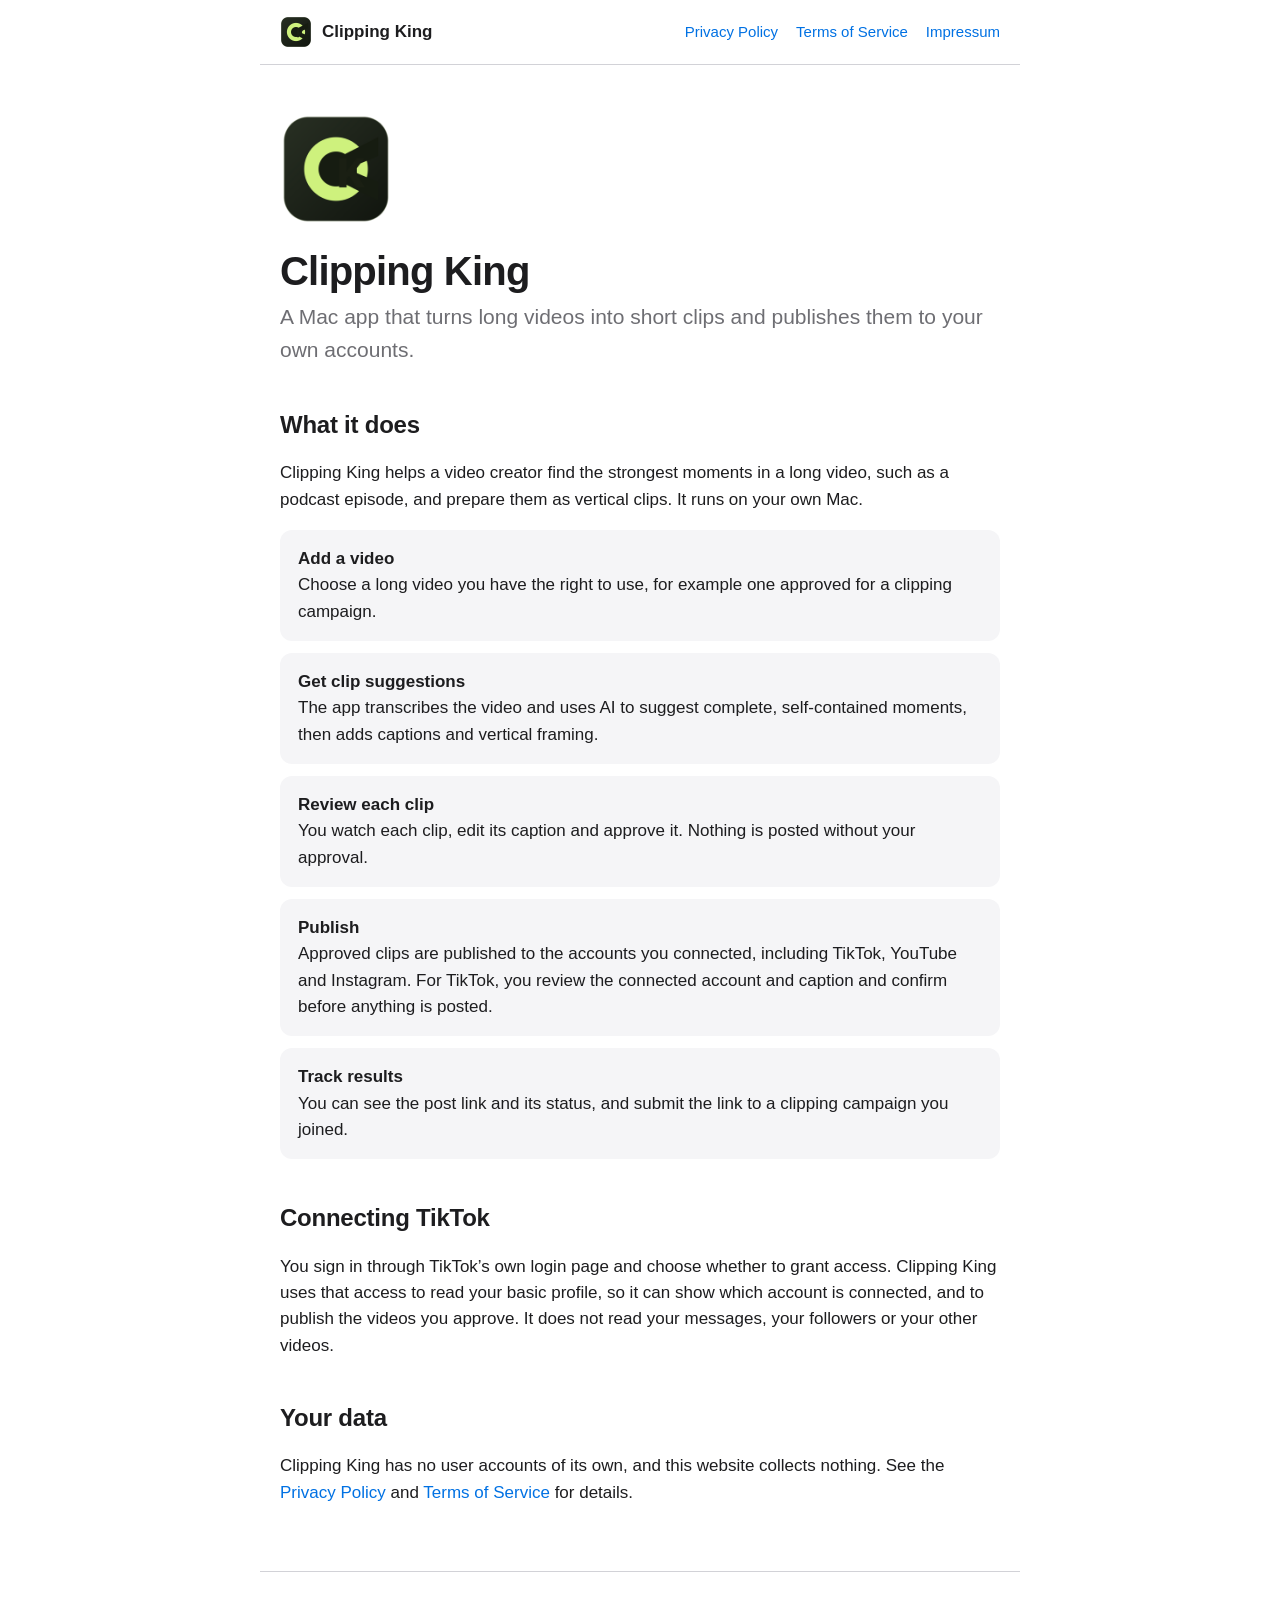
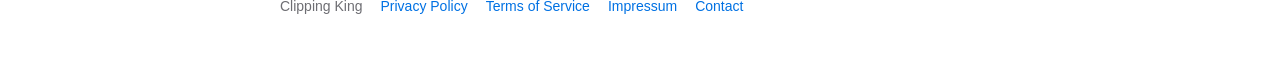
<file: index.html>
<!doctype html>
<html lang="en">
<head>
<meta charset="utf-8">
<meta name="viewport" content="width=device-width, initial-scale=1">
<title>Clipping King</title>
<meta name="description" content="Clipping King is a Mac app that turns long videos into short clips and publishes them to your own social accounts after you review them.">
<link rel="icon" href="/icon.png">
<link rel="stylesheet" href="/style.css">
</head>
<body>
<header><img src="/icon.png" alt=""><a class="name" href="/">Clipping King</a><nav><a href="/privacy-policy/">Privacy Policy</a><a href="/terms-of-service/">Terms of Service</a><a href="/impressum/">Impressum</a></nav></header>
<main>
<div class="hero"><img src="/icon.png" alt="Clipping King app icon"><div><h1>Clipping King</h1><p class="lead">A Mac app that turns long videos into short clips and publishes them to your own accounts.</p></div></div>
<h2>What it does</h2>
<p>Clipping King helps a video creator find the strongest moments in a long video, such as a podcast episode, and prepare them as vertical clips. It runs on your own Mac.</p>
<ol class="steps">
<li><b>Add a video</b>Choose a long video you have the right to use, for example one approved for a clipping campaign.</li>
<li><b>Get clip suggestions</b>The app transcribes the video and uses AI to suggest complete, self-contained moments, then adds captions and vertical framing.</li>
<li><b>Review each clip</b>You watch each clip, edit its caption and approve it. Nothing is posted without your approval.</li>
<li><b>Publish</b>Approved clips are published to the accounts you connected, including TikTok, YouTube and Instagram. For TikTok, you review the connected account and caption and confirm before anything is posted.</li>
<li><b>Track results</b>You can see the post link and its status, and submit the link to a clipping campaign you joined.</li>
</ol>
<h2>Connecting TikTok</h2>
<p>You sign in through TikTok&rsquo;s own login page and choose whether to grant access. Clipping King uses that access to read your basic profile, so it can show which account is connected, and to publish the videos you approve. It does not read your messages, your followers or your other videos.</p>
<h2>Your data</h2>
<p>Clipping King has no user accounts of its own, and this website collects nothing. See the <a href="/privacy-policy/">Privacy Policy</a> and <a href="/terms-of-service/">Terms of Service</a> for details.</p>
</main>
<footer><span>Clipping King</span><a href="/privacy-policy/">Privacy Policy</a><a href="/terms-of-service/">Terms of Service</a><a href="/impressum/">Impressum</a><a href="https://github.com/clippingking/clippingking.github.io/issues">Contact</a></footer>
</body>
</html>
</file>
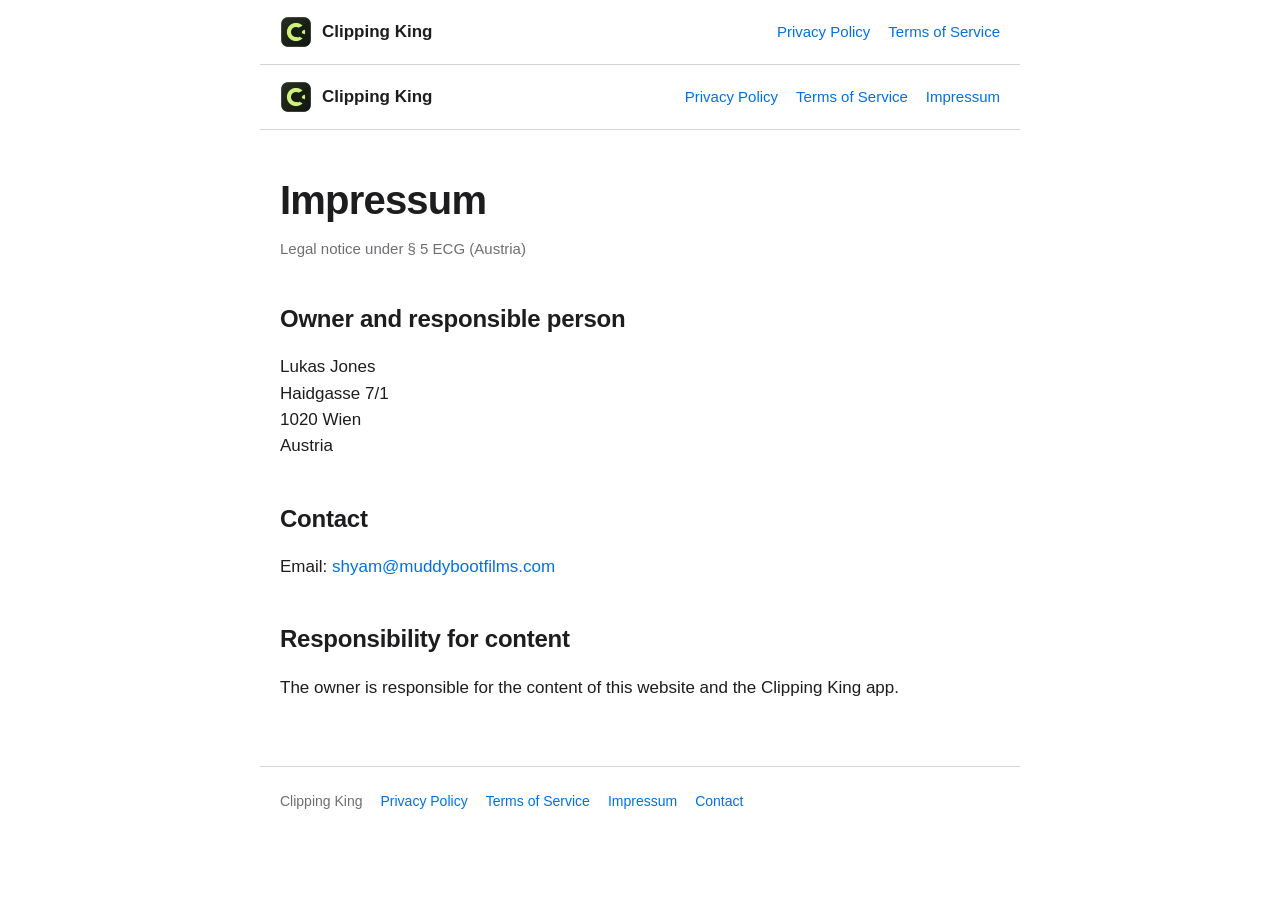
<file: impressum/index.html>
<!doctype html>
<html lang="en">
<head>
<meta charset="utf-8">
<meta name="viewport" content="width=device-width, initial-scale=1">
<title>Impressum | Clipping King</title>
<meta name="description" content="Legal notice and contact details for Clipping King.">
<link rel="icon" href="/icon.png">
<link rel="stylesheet" href="/style.css">
</head>
<body>
<header><img src="/icon.png" alt=""><a class="name" href="/">Clipping King</a><nav><a href="/privacy-policy/">Privacy Policy</a><a href="/terms-of-service/">Terms of Service</a></nav></header>
<header><img src="/icon.png" alt=""><a class="name" href="/">Clipping King</a><nav><a href="/privacy-policy/">Privacy Policy</a><a href="/terms-of-service/">Terms of Service</a><a href="/impressum/">Impressum</a></nav></header>
<main>
<h1>Impressum</h1>
<p class="updated">Legal notice under &sect; 5 ECG (Austria)</p>
<h2>Owner and responsible person</h2>
<p>Lukas Jones<br>Haidgasse 7/1<br>1020 Wien<br>Austria</p>
<h2>Contact</h2>
<p>Email: <a href="mailto:shyam@muddybootfilms.com">shyam@muddybootfilms.com</a></p>
<h2>Responsibility for content</h2>
<p>The owner is responsible for the content of this website and the Clipping King app.</p>
</main>
<footer><span>Clipping King</span><a href="/privacy-policy/">Privacy Policy</a><a href="/terms-of-service/">Terms of Service</a><a href="/impressum/">Impressum</a><a href="https://github.com/clippingking/clippingking.github.io/issues">Contact</a></footer>
</body>
</html>
</file>
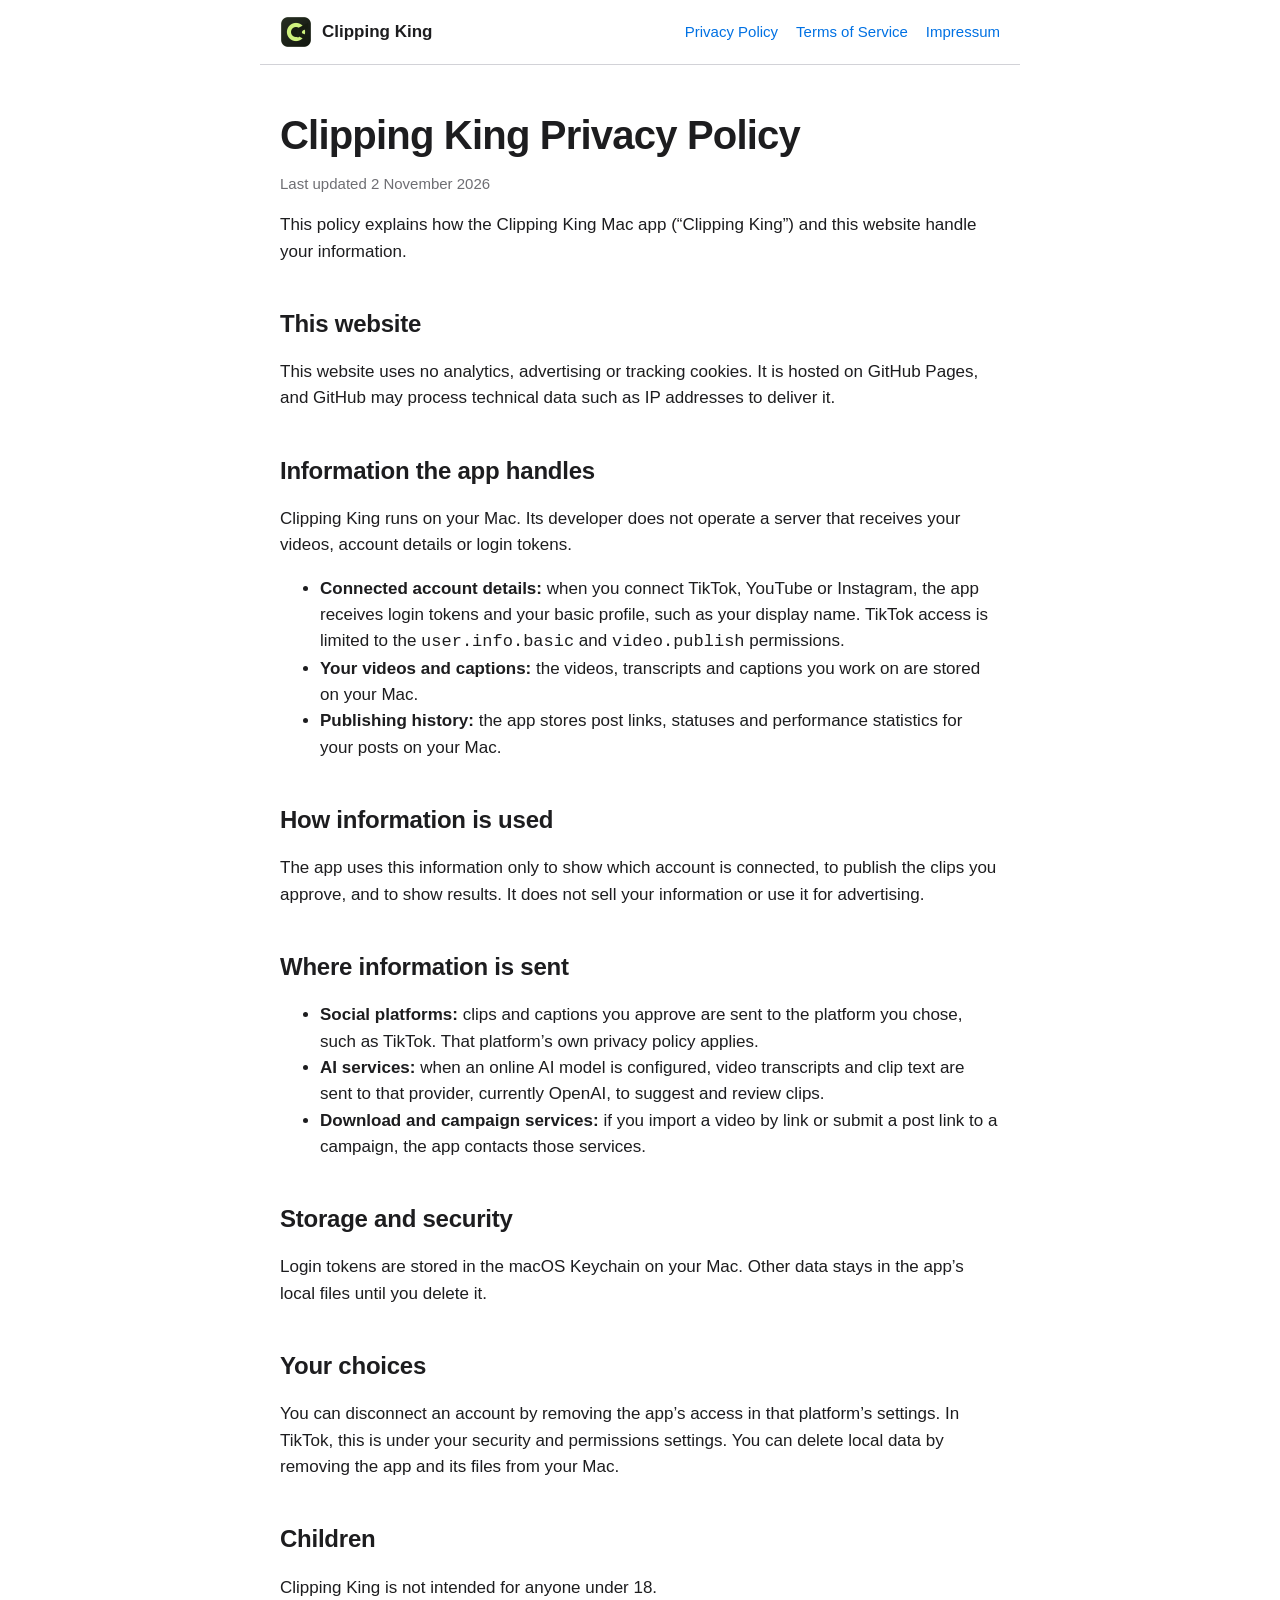
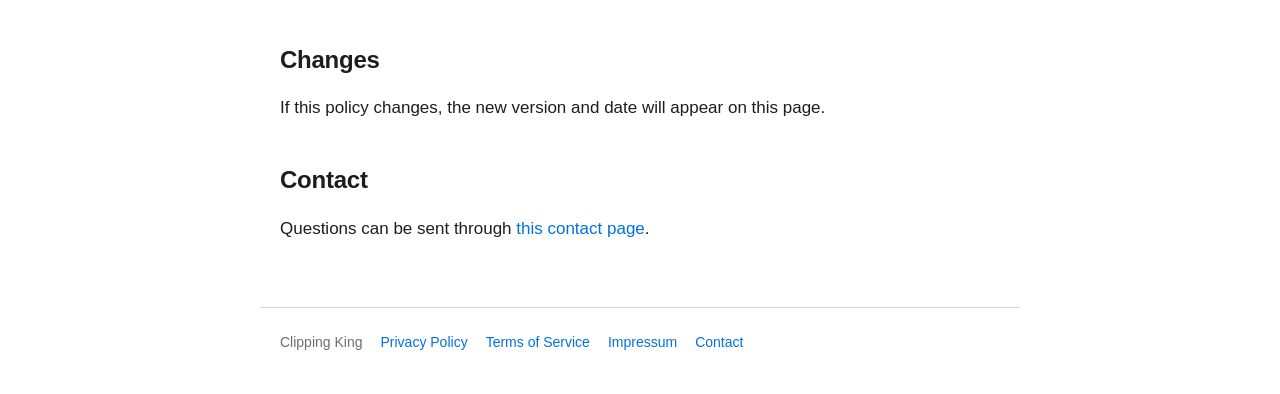
<file: privacy-policy/index.html>
<!doctype html>
<html lang="en">
<head>
<meta charset="utf-8">
<meta name="viewport" content="width=device-width, initial-scale=1">
<title>Privacy Policy | Clipping King</title>
<meta name="description" content="How the Clipping King Mac app handles your data.">
<link rel="icon" href="/icon.png">
<link rel="stylesheet" href="/style.css">
</head>
<body>
<header><img src="/icon.png" alt=""><a class="name" href="/">Clipping King</a><nav><a href="/privacy-policy/">Privacy Policy</a><a href="/terms-of-service/">Terms of Service</a><a href="/impressum/">Impressum</a></nav></header>
<main>
<h1>Clipping King Privacy Policy</h1>
<p class="updated">Last updated 2 November 2026</p>
<p>This policy explains how the Clipping King Mac app (&ldquo;Clipping King&rdquo;) and this website handle your information.</p>
<h2>This website</h2>
<p>This website uses no analytics, advertising or tracking cookies. It is hosted on GitHub Pages, and GitHub may process technical data such as IP addresses to deliver it.</p>
<h2>Information the app handles</h2>
<p>Clipping King runs on your Mac. Its developer does not operate a server that receives your videos, account details or login tokens.</p>
<ul>
<li><b>Connected account details:</b> when you connect TikTok, YouTube or Instagram, the app receives login tokens and your basic profile, such as your display name. TikTok access is limited to the <code>user.info.basic</code> and <code>video.publish</code> permissions.</li>
<li><b>Your videos and captions:</b> the videos, transcripts and captions you work on are stored on your Mac.</li>
<li><b>Publishing history:</b> the app stores post links, statuses and performance statistics for your posts on your Mac.</li>
</ul>
<h2>How information is used</h2>
<p>The app uses this information only to show which account is connected, to publish the clips you approve, and to show results. It does not sell your information or use it for advertising.</p>
<h2>Where information is sent</h2>
<ul>
<li><b>Social platforms:</b> clips and captions you approve are sent to the platform you chose, such as TikTok. That platform&rsquo;s own privacy policy applies.</li>
<li><b>AI services:</b> when an online AI model is configured, video transcripts and clip text are sent to that provider, currently OpenAI, to suggest and review clips.</li>
<li><b>Download and campaign services:</b> if you import a video by link or submit a post link to a campaign, the app contacts those services.</li>
</ul>
<h2>Storage and security</h2>
<p>Login tokens are stored in the macOS Keychain on your Mac. Other data stays in the app&rsquo;s local files until you delete it.</p>
<h2>Your choices</h2>
<p>You can disconnect an account by removing the app&rsquo;s access in that platform&rsquo;s settings. In TikTok, this is under your security and permissions settings. You can delete local data by removing the app and its files from your Mac.</p>
<h2>Children</h2>
<p>Clipping King is not intended for anyone under 18.</p>
<h2>Changes</h2>
<p>If this policy changes, the new version and date will appear on this page.</p>
<h2>Contact</h2>
<p>Questions can be sent through <a href="https://github.com/clippingking/clippingking.github.io/issues">this contact page</a>.</p>
</main>
<footer><span>Clipping King</span><a href="/privacy-policy/">Privacy Policy</a><a href="/terms-of-service/">Terms of Service</a><a href="/impressum/">Impressum</a><a href="https://github.com/clippingking/clippingking.github.io/issues">Contact</a></footer>
</body>
</html>
</file>
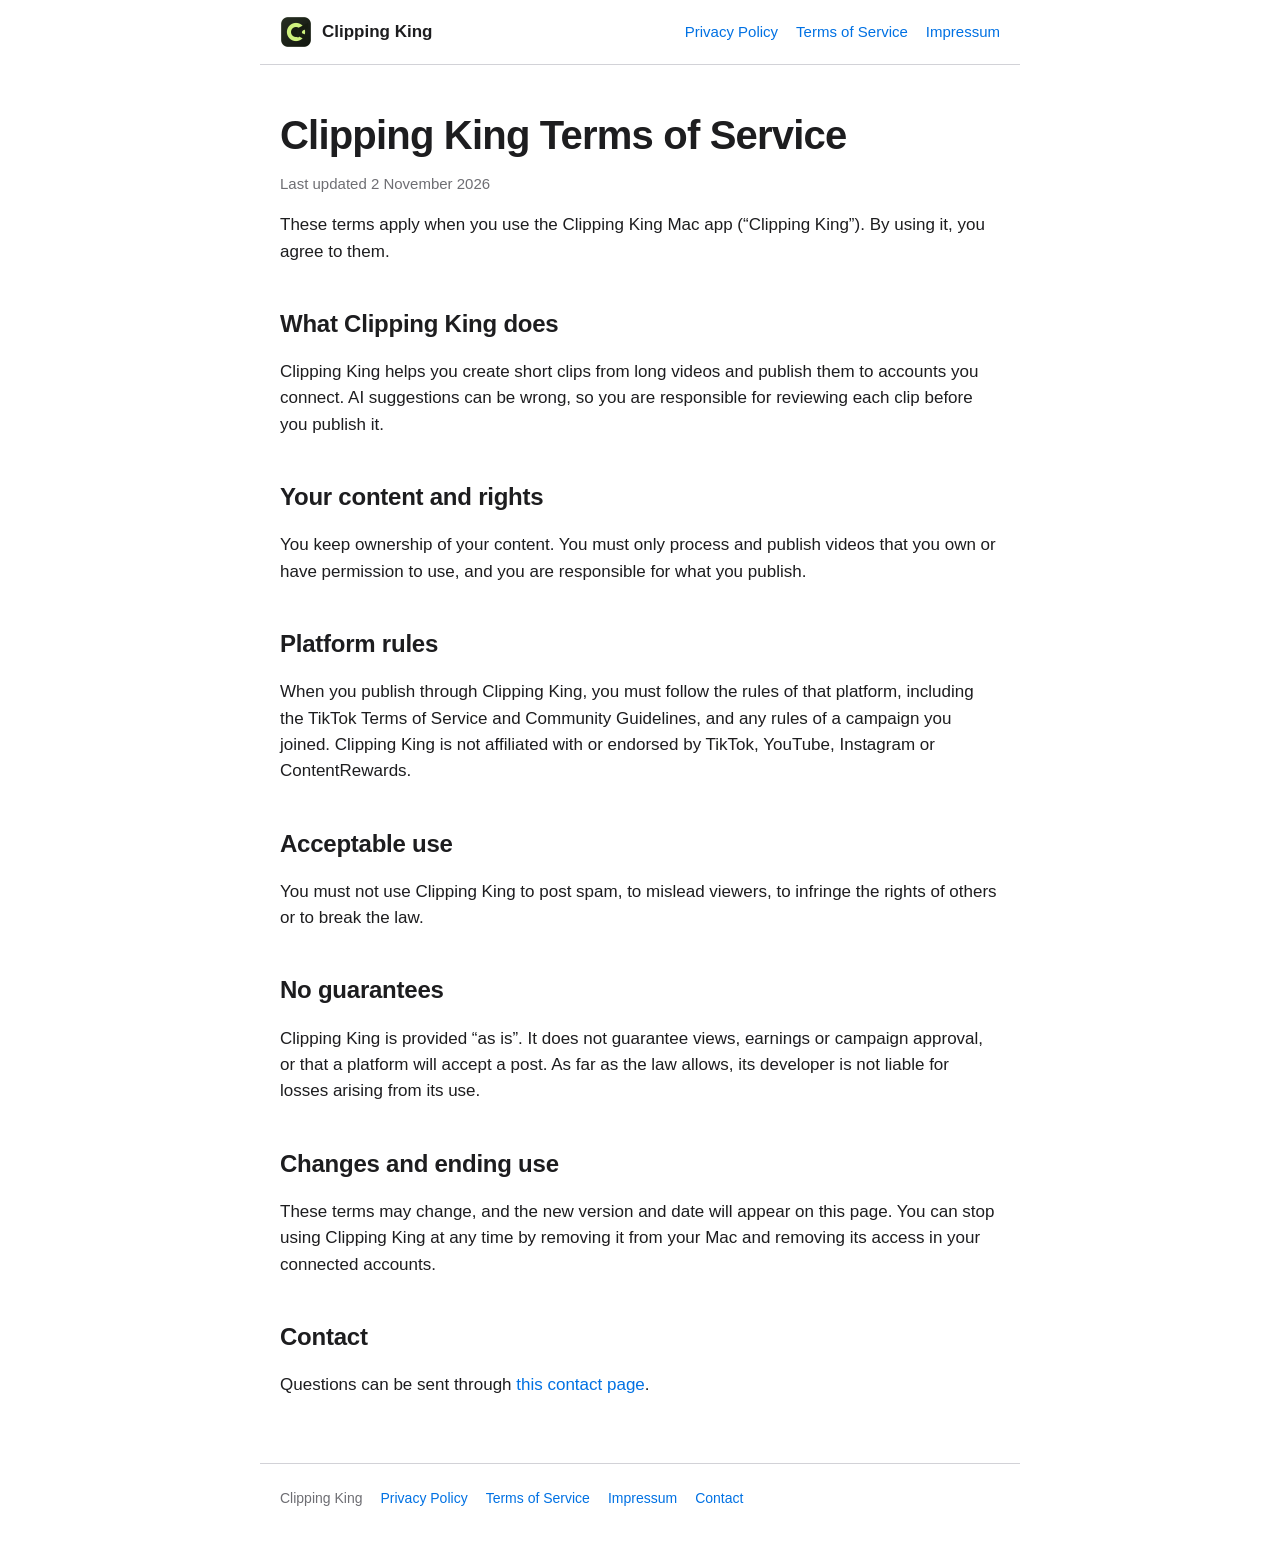
<file: terms-of-service/index.html>
<!doctype html>
<html lang="en">
<head>
<meta charset="utf-8">
<meta name="viewport" content="width=device-width, initial-scale=1">
<title>Terms of Service | Clipping King</title>
<meta name="description" content="The terms for using the Clipping King Mac app.">
<link rel="icon" href="/icon.png">
<link rel="stylesheet" href="/style.css">
</head>
<body>
<header><img src="/icon.png" alt=""><a class="name" href="/">Clipping King</a><nav><a href="/privacy-policy/">Privacy Policy</a><a href="/terms-of-service/">Terms of Service</a><a href="/impressum/">Impressum</a></nav></header>
<main>
<h1>Clipping King Terms of Service</h1>
<p class="updated">Last updated 2 November 2026</p>
<p>These terms apply when you use the Clipping King Mac app (&ldquo;Clipping King&rdquo;). By using it, you agree to them.</p>
<h2>What Clipping King does</h2>
<p>Clipping King helps you create short clips from long videos and publish them to accounts you connect. AI suggestions can be wrong, so you are responsible for reviewing each clip before you publish it.</p>
<h2>Your content and rights</h2>
<p>You keep ownership of your content. You must only process and publish videos that you own or have permission to use, and you are responsible for what you publish.</p>
<h2>Platform rules</h2>
<p>When you publish through Clipping King, you must follow the rules of that platform, including the TikTok Terms of Service and Community Guidelines, and any rules of a campaign you joined. Clipping King is not affiliated with or endorsed by TikTok, YouTube, Instagram or ContentRewards.</p>
<h2>Acceptable use</h2>
<p>You must not use Clipping King to post spam, to mislead viewers, to infringe the rights of others or to break the law.</p>
<h2>No guarantees</h2>
<p>Clipping King is provided &ldquo;as is&rdquo;. It does not guarantee views, earnings or campaign approval, or that a platform will accept a post. As far as the law allows, its developer is not liable for losses arising from its use.</p>
<h2>Changes and ending use</h2>
<p>These terms may change, and the new version and date will appear on this page. You can stop using Clipping King at any time by removing it from your Mac and removing its access in your connected accounts.</p>
<h2>Contact</h2>
<p>Questions can be sent through <a href="https://github.com/clippingking/clippingking.github.io/issues">this contact page</a>.</p>
</main>
<footer><span>Clipping King</span><a href="/privacy-policy/">Privacy Policy</a><a href="/terms-of-service/">Terms of Service</a><a href="/impressum/">Impressum</a><a href="https://github.com/clippingking/clippingking.github.io/issues">Contact</a></footer>
</body>
</html>
</file>
<file: style.css>
:root{color-scheme:light dark;--bg:#fff;--bg2:#f5f5f7;--text:#1d1d1f;--muted:#6e6e73;--line:#d2d2d7;--accent:#0071e3}
@media (prefers-color-scheme:dark){:root{--bg:#000;--bg2:#1c1c1e;--text:#f5f5f7;--muted:#a1a1a6;--line:#38383a;--accent:#2997ff}}
*{box-sizing:border-box}
body{margin:0;background:var(--bg);color:var(--text);font:17px/1.55 -apple-system,BlinkMacSystemFont,"SF Pro Text","Helvetica Neue",Arial,sans-serif}
a{color:var(--accent);text-decoration:none}a:hover{text-decoration:underline}
header,main,footer{max-width:760px;margin:0 auto;padding-inline:20px}
header{display:flex;align-items:center;gap:10px;padding-block:16px;border-bottom:1px solid var(--line);flex-wrap:wrap}
header img{width:32px;height:32px;border-radius:7px}
header .name{font-weight:600;color:var(--text)}
nav{margin-left:auto;display:flex;gap:18px;font-size:15px}
main{padding-block:48px}
.hero{display:flex;gap:24px;align-items:center;margin-bottom:40px;flex-wrap:wrap}
.hero img{width:112px;height:112px;border-radius:24px}
h1{font-size:40px;line-height:1.1;margin:0 0 8px;letter-spacing:-.02em}
.lead{font-size:21px;color:var(--muted);margin:0}
h2{font-size:24px;margin:40px 0 8px;letter-spacing:-.01em}
.steps{list-style:none;padding:0;margin:16px 0;display:grid;gap:12px}
.steps li{background:var(--bg2);border-radius:12px;padding:16px 18px}
.steps b{display:block}
.updated{color:var(--muted);font-size:15px}
footer{padding-block:24px 40px;border-top:1px solid var(--line);color:var(--muted);font-size:14px;display:flex;gap:18px;flex-wrap:wrap}
</file>
